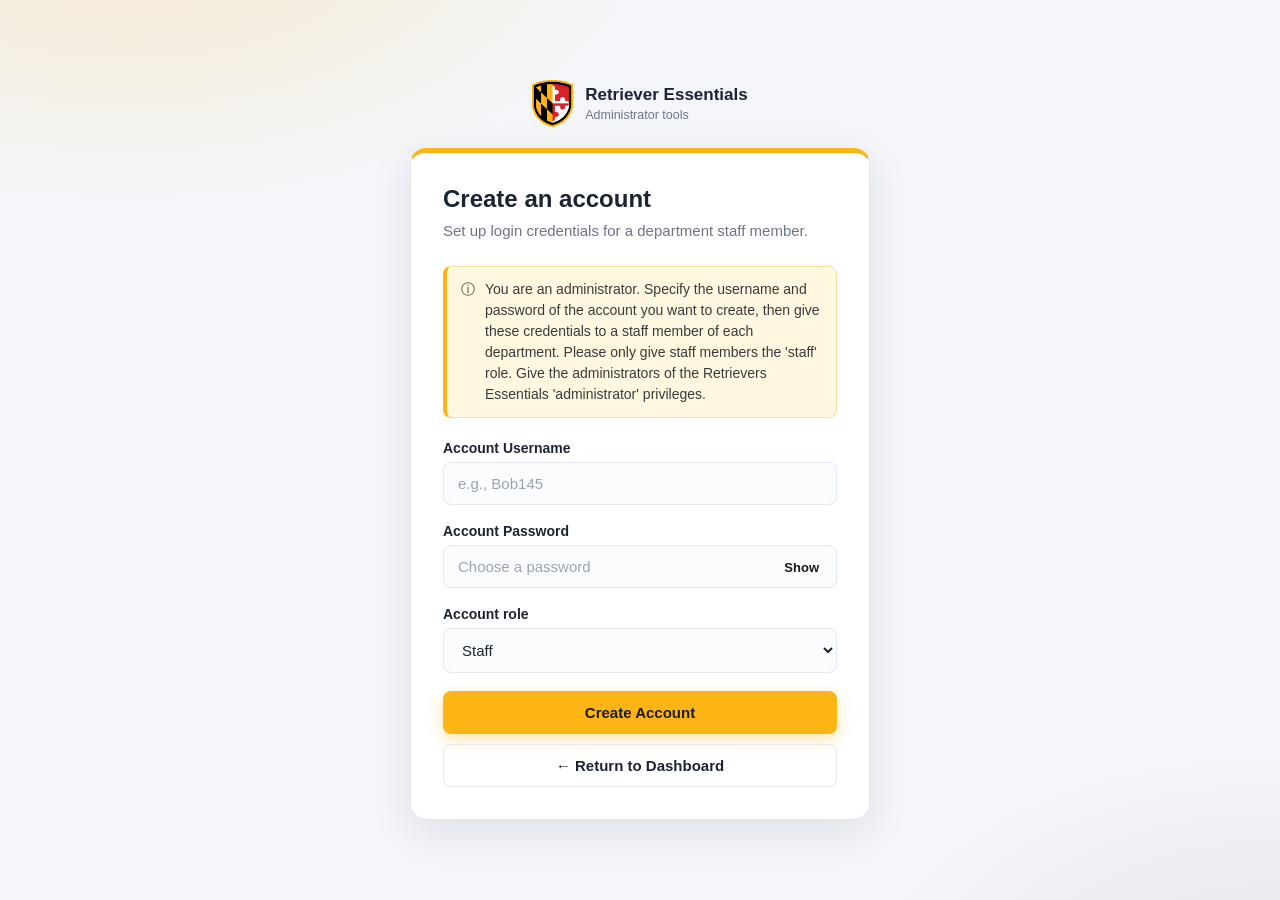
<file: frontend/CreateAccount.html>
<!DOCTYPE html>
<html lang="en">
<head>
<meta charset="utf-8">
<meta name="viewport" content="width=device-width, initial-scale=1, viewport-fit=cover">
<title>Create Account</title>
<link rel="stylesheet" href="/frontend/style.css">
</head>
<body class="form-page">

<div class="form-shell">
    <div class="form-brand">
        <img class="brand-logo" src="/frontend/images/umbc-logo.png" alt="University of Maryland, Baltimore County" onerror="this.hidden=true;this.nextElementSibling.hidden=false">
        <span class="brand-fallback" hidden>UMBC</span>
        <span><strong>Retriever Essentials</strong><small>Administrator tools</small></span>
    </div>

    <div class="form-card">
        <h1>Create an account</h1>
        <p class="form-lead">Set up login credentials for a department staff member.</p>

        <div class="form-note">
            <span aria-hidden="true">ⓘ</span>
            <div>You are an administrator. Specify the username and password of the account you want to create,
            then give these credentials to a staff member of each department. Please only give staff members the 'staff' role.
            Give the administrators of the Retrievers Essentials 'administrator' privileges.
            </div>
        </div>

        <div class="field">
            <label for="username">Account Username</label>
            <input type="text" id="username" placeholder="e.g., Bob145" autocomplete="off" />
        </div>

        <div class="field">
            <label for="password">Account Password</label>
            <div class="password-wrap">
                <input type="password" id="password" placeholder="Choose a password" autocomplete="new-password" />
                <button type="button" class="password-toggle" aria-controls="password" aria-pressed="false">Show</button>
            </div>
        </div>

        <div class="field">
            <label for="role">Account role</label>
            <select id="role" name="role" required>
                <option value="staff" selected>Staff</option>
                <option value="viewer">Viewer</option>
                <option value="admin">Administrator</option>
            </select>
        </div>

        <div class="form-actions">
            <button class="btn btn-primary" onclick="createAccount()">Create Account</button>
            <button class="btn btn-ghost" onClick="returnToDashboard()" type="button" id="returnDashboard">← Return to Dashboard</button>
        </div>
    </div>
</div>

<script src="js/createAccount.js"></script>
<script>
    document.querySelectorAll('.password-toggle').forEach(function (btn) {
        btn.addEventListener('click', function () {
            var input = document.getElementById(btn.getAttribute('aria-controls'));
            var show = input.type === 'password';
            input.type = show ? 'text' : 'password';
            btn.textContent = show ? 'Hide' : 'Show';
            btn.setAttribute('aria-pressed', show);
        });
    });
</script>
</body>
</html>
</file>
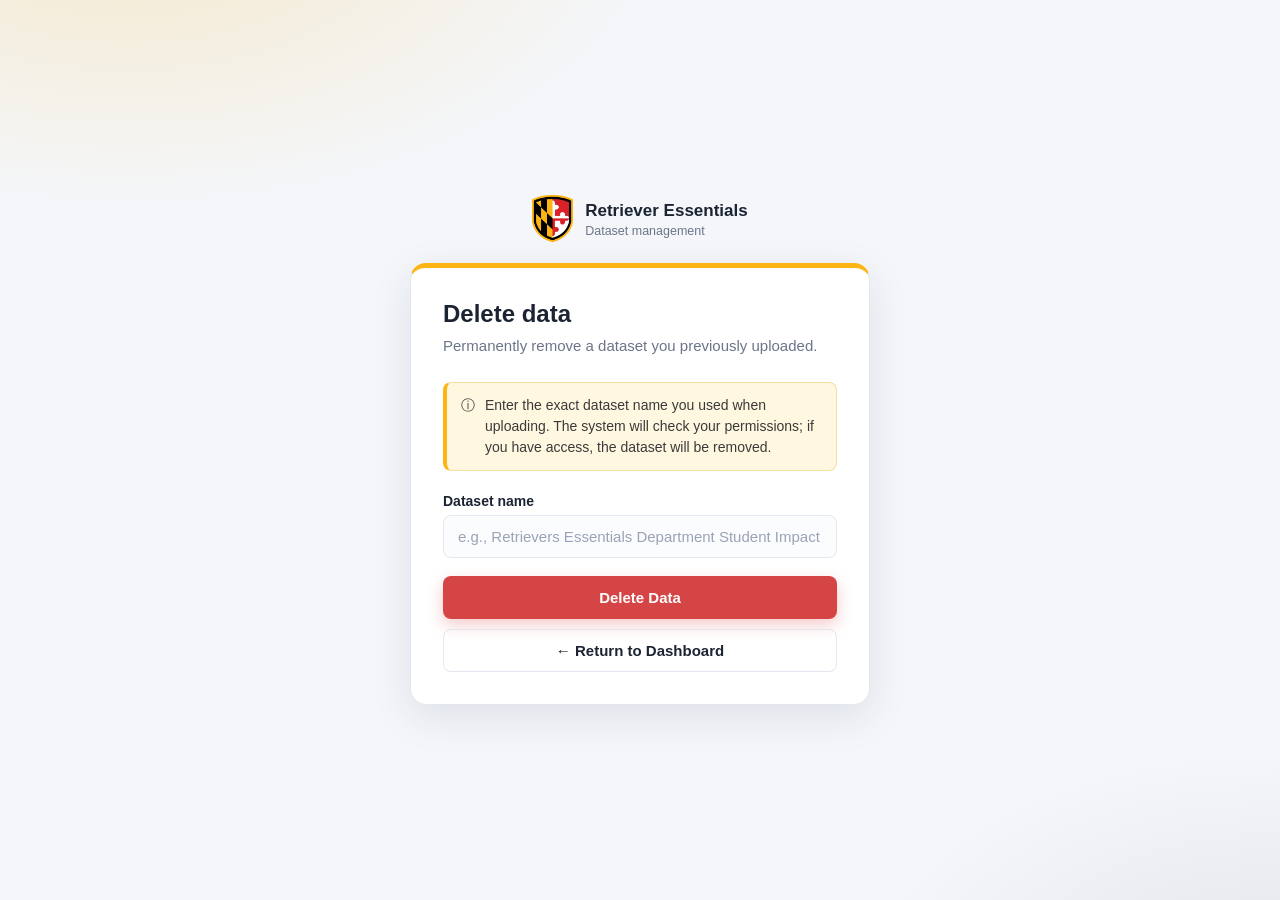
<file: frontend/DeleteData.html>
<!DOCTYPE html>
<html lang="en">
<head>
<meta charset="utf-8">
<meta name="viewport" content="width=device-width, initial-scale=1, viewport-fit=cover">
<title>Delete Data</title>
<link rel="stylesheet" href="/frontend/style.css">
</head>
<body class="form-page">

<div class="form-shell">
    <div class="form-brand">
        <img class="brand-logo" src="/frontend/images/umbc-logo.png" alt="University of Maryland, Baltimore County" onerror="this.hidden=true;this.nextElementSibling.hidden=false">
        <span class="brand-fallback" hidden>UMBC</span>
        <span><strong>Retriever Essentials</strong><small>Dataset management</small></span>
    </div>

    <div class="form-card">
        <h1>Delete data</h1>
        <p class="form-lead">Permanently remove a dataset you previously uploaded.</p>

        <div class="form-note">
            <span aria-hidden="true">ⓘ</span>
            <div>Enter the exact dataset name you used when uploading. The system will check your permissions;
            if you have access, the dataset will be removed.</div>
        </div>

        <div class="dataset">
            <div class="field">
                <label for="datasetName">Dataset name</label>
                <input type="text" id="datasetName" placeholder="e.g., Retrievers Essentials Department Student Impact Data" />
            </div>
        </div>

        <div class="form-actions">
            <button class="btn btn-danger" onclick="deleteData()">Delete Data</button>
            <button class="btn btn-ghost" onClick="returnToDashboard()" type="button" id="returnDashboard">← Return to Dashboard</button>
        </div>
    </div>
</div>

<script src="js/deleteData.js"></script>
</body>
</html>
</file>
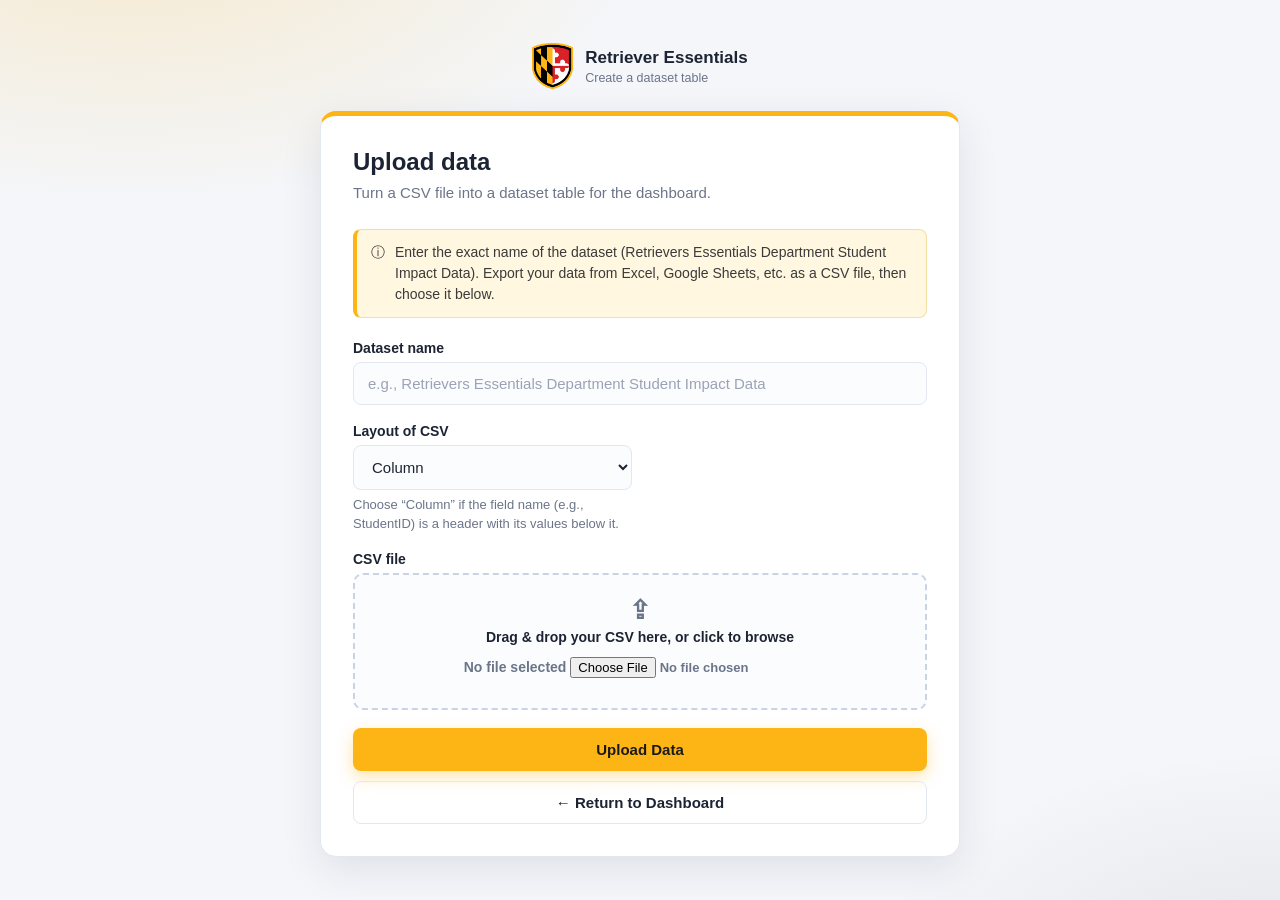
<file: frontend/UploadData.html>
<!DOCTYPE html>
<html lang="en">
<head>
<meta charset="utf-8">
<meta name="viewport" content="width=device-width, initial-scale=1, viewport-fit=cover">
<title>Upload Data</title>
<link rel="stylesheet" href="/frontend/style.css">
</head>
<body class="form-page">

<div class="form-shell wide">
    <div class="form-brand">
        <img class="brand-logo" src="/frontend/images/umbc-logo.png" alt="University of Maryland, Baltimore County" onerror="this.hidden=true;this.nextElementSibling.hidden=false">
        <span class="brand-fallback" hidden>UMBC</span>
        <span><strong>Retriever Essentials</strong><small>Create a dataset table</small></span>
    </div>

    <div class="form-card">
        <h1>Upload data</h1>
        <p class="form-lead">Turn a CSV file into a dataset table for the dashboard.</p>

        <div class="form-note">
            <span aria-hidden="true">ⓘ</span>
            <div>Enter the exact name of the dataset (Retrievers Essentials Department Student Impact Data).
            Export your data from Excel, Google Sheets, etc. as a CSV file, then choose it below.</div>
        </div>

        <div class="field">
            <label for="datasetName">Dataset name</label>
            <input type="text" id="datasetName" placeholder="e.g., Retrievers Essentials Department Student Impact Data" />
        </div>

        <div class="field-row">
            <!-- <div class="field">
                <label for="fieldsToOmit">Fields to omit</label>
                <input type="text" id="fieldsToOmit" placeholder="StudentID,SSN,Password" />
                <p class="hint">Comma-separated, no spaces. These are not stored in the database.</p>
            </div> -->

            <div class="field">
                <label for="columnOrRow">Layout of CSV</label>
                <select id="columnOrRow">
                    <option value="Column" selected>Column</option>
                    <option value="Row">Row</option>
                </select>
                <p class="hint">Choose “Column” if the field name (e.g., StudentID) is a header with its values below it.</p>
            </div>
        </div>

        <div class="field">
            <label for="dataUpload">CSV file</label>
            <label class="file-drop" id="dropZone" for="dataUpload">
                <span class="drop-icon" aria-hidden="true">⇪</span>
                <strong>Drag &amp; drop your CSV here, or click to browse</strong>
                <span id="fileName">No file selected</span>
                <input type="file" id="dataUpload" accept=".csv" />
                <span class="file-error" id="fileError" role="alert" hidden></span>
            </label>
        </div>

        <div class="form-actions">
            <button class="btn btn-primary" onclick="handleUpload()">Upload Data</button>
            <button class="btn btn-ghost" onClick="returnToDashboard()" type="button" id="returnDashboard">← Return to Dashboard</button>
        </div>
    </div>
</div>

<script src="js/uploadData.js"></script>
<script>
    // Drag & drop + click-to-browse for the CSV file
    (function () {
        var zone = document.getElementById('dropZone');
        var input = document.getElementById('dataUpload');
        var nameEl = document.getElementById('fileName');
        var errEl = document.getElementById('fileError');

        function showFile() {
            var f = input.files[0];
            nameEl.textContent = f ? f.name : 'No file selected';
            zone.classList.toggle('has-file', !!f);
        }

        function showError(msg) {
            errEl.textContent = msg;
            errEl.hidden = !msg;
        }

        // Stop the browser from opening a file that is dropped outside the zone
        ['dragover', 'drop'].forEach(function (evt) {
            window.addEventListener(evt, function (e) { e.preventDefault(); });
        });

        ['dragenter', 'dragover'].forEach(function (evt) {
            zone.addEventListener(evt, function (e) {
                e.preventDefault();
                zone.classList.add('is-dragover');
            });
        });

        ['dragleave', 'dragend'].forEach(function (evt) {
            zone.addEventListener(evt, function () {
                zone.classList.remove('is-dragover');
            });
        });

        zone.addEventListener('drop', function (e) {
            e.preventDefault();
            zone.classList.remove('is-dragover');
            showError('');

            var files = e.dataTransfer.files;
            if (!files || !files.length) return;
            if (files.length > 1) { showError('Please drop only one file.'); return; }

            var file = files[0];
            if (!/\.csv$/i.test(file.name)) {
                showError('Only .csv files are supported.');
                return;
            }

            // Put the dropped file into the real input so handleUpload() finds it
            var dt = new DataTransfer();
            dt.items.add(file);
            input.files = dt.files;
            showFile();
        });

        // Normal "click to browse" path
        input.addEventListener('change', function () {
            showError('');
            showFile();
        });
    })();
</script>
</body>
</html>
</file>
<file: frontend/style.css>
﻿/* ===== COLORS: change these and the whole page updates ===== */
:root {
    --bg: #f4f6fa; /* page background */
    --card: #ffffff; /* boxes */
    --text: #1c2433; /* main text */
    --muted: #6b7589; /* gray text */
    --line: #e3e7ef; /* borders */
    --accent: #3b6ff5; /* chart color */
    --good: #1f9d6b; /* green */
    --warn: #e0912b; /* orange */
    --bad: #d64545; /* red */
}

/* ===== PAGE ===== */
* {
    box-sizing: border-box;
}

body {
    margin: 0;
    background: var(--bg);
    color: var(--text);
    font-family: Arial, sans-serif;
    font-size: 15px;
}

header {
    background: var(--card);
    border-bottom: 1px solid var(--line);
    padding: 16px 24px;
    display: flex;
    align-items: center;
    justify-content: space-between;
    gap: 16px;
}

main {
    max-width: 1200px;
    margin: 0 auto;
    padding: 24px;
}

footer {
    text-align: center;
    color: var(--muted);
    padding: 16px;
}

/* ===== CARDS (the white boxes) ===== */
.card {
    background: var(--card);
    border: 1px solid var(--line);
    border-radius: 10px;
    padding: 16px;
    margin-bottom: 16px;
    box-shadow: 0 2px 8px rgb(28 36 51 / 5%);
}

/* ===== ROWS OF CARDS ===== */
.kpis,
.charts {
    display: grid;
    gap: 16px;
    grid-template-columns: repeat(auto-fit, minmax(240px, 1fr));
}

    .kpis .card,
    .charts .card {
        flex: 1;
    }

.chart-box {
    height: 240px;
}

/* ===== TABLE ===== */
table {
    width: 100%;
    border-collapse: collapse;
}

th, td {
    text-align: left;
    padding: 10px 12px;
    border-bottom: 1px solid var(--line);
}

/* ===== STATUS LABELS ===== */
.pill {
    padding: 2px 8px;
    border-radius: 4px;
    color: white;
}

.On\ track {
    background: var(--good);
}

.Watch {
    background: var(--warn);
}

.At\ risk {
    background: var(--bad);
}

.dashboard-actions {
    max-width: 1200px;
    margin: 0 auto 24px;
    padding: 0 24px;
    display: flex;
    justify-content: flex-start;
    flex-wrap: wrap;
    gap: 10px;
}

.dashboard-actions button {
    padding: 9px 14px;
    border: 1px solid var(--line);
    border-radius: 6px;
    background: var(--card);
    color: var(--text);
    font: inherit;
    font-weight: 600;
    cursor: pointer;
}

.dashboard-actions #uploadCSV {
    background: var(--accent);
    border-color: var(--accent);
    color: white;
}

.dashboard-actions #DeleteData {
    color: var(--bad);
    border-color: var(--bad);
}

.dashboard-actions button:hover {
    filter: brightness(0.96);
}

/* =====================================================================
   FORM PAGES (Login, Create Account, Upload/Create Table, Delete, Chart)
   Scoped under body.form-page so the dashboard is not affected.
   ===================================================================== */
body.form-page {
    /* UMBC palette (form pages only; dashboard colors are untouched) */
    --umbc-gold: #fdb515;
    --umbc-gold-dark: #e09f00;
    --umbc-gold-pale: #fff7e0;
    --umbc-gold-line: #f3dfa2;
    --umbc-black: #1a1a1a;
    --umbc-gray: #5f6368;
    --umbc-gray-pale: #f3f3f3;

    min-height: 100vh;
    display: flex;
    align-items: center;
    justify-content: center;
    padding: 32px 16px;
    background:
        radial-gradient(900px 500px at 10% -10%, rgb(253 181 21 / 20%), transparent 60%),
        radial-gradient(700px 400px at 100% 110%, rgb(26 26 26 / 8%), transparent 60%),
        var(--bg);
}

.form-shell {
    width: 100%;
    max-width: 460px;
}

.form-shell.wide {
    max-width: 640px;
}

/* Brand lockup above the card */
.form-brand {
    display: flex;
    align-items: center;
    justify-content: center;
    gap: 12px;
    margin-bottom: 20px;
}

.form-brand .brand-logo {
    height: 48px;
    width: auto;
    max-width: 180px;
    object-fit: contain;
    display: block;
}

/* Shown only if /frontend/images/umbc-logo.png is missing */
.form-brand .brand-fallback {
    padding: 10px 12px;
    border-radius: 8px;
    background: var(--umbc-black);
    color: var(--umbc-gold);
    font-weight: 800;
    letter-spacing: 1px;
    line-height: 1;
}

.form-brand strong {
    display: block;
    font-size: 17px;
}

.form-brand small {
    color: var(--muted);
}

/* The card itself */
.form-card {
    background: var(--card);
    border: 1px solid var(--line);
    border-radius: 16px;
    border-top: 5px solid var(--umbc-gold);
    padding: 32px;
    box-shadow: 0 12px 40px rgb(28 36 51 / 10%);
    animation: form-rise 0.35s ease-out;
}

@keyframes form-rise {
    from { opacity: 0; transform: translateY(10px); }
    to   { opacity: 1; transform: translateY(0); }
}

.form-card h1 {
    margin: 0 0 6px;
    font-size: 24px;
    line-height: 1.2;
}

.form-card .form-lead {
    margin: 0 0 24px;
    color: var(--muted);
    line-height: 1.5;
}

/* Instruction callout (replaces the bare <p> instructions) */
.form-note {
    display: flex;
    gap: 10px;
    padding: 12px 14px;
    margin: 0 0 22px;
    background: var(--umbc-gold-pale);
    border: 1px solid var(--umbc-gold-line);
    border-left: 4px solid var(--umbc-gold);
    border-radius: 8px;
    color: #3a3a3a;
    font-size: 14px;
    line-height: 1.5;
}

/* Fields */
.field {
    margin-bottom: 18px;
}

.field label {
    display: block;
    margin-bottom: 6px;
    font-weight: 600;
    font-size: 14px;
}

.field .hint {
    margin: 6px 0 0;
    color: var(--muted);
    font-size: 13px;
    line-height: 1.45;
}

.form-card input[type="text"],
.form-card input[type="password"],
.form-card select {
    width: 100%;
    padding: 12px 14px;
    border: 1px solid var(--line);
    border-radius: 8px;
    background: #fbfcfe;
    color: var(--text);
    font: inherit;
    transition: border-color 0.15s, box-shadow 0.15s, background 0.15s;
}

.form-card input::placeholder {
    color: #9aa3b5;
}

.form-card input:focus,
.form-card select:focus {
    outline: none;
    background: #fff;
    border-color: var(--umbc-black);
    box-shadow: 0 0 0 4px rgb(253 181 21 / 40%);
}

/* Password show/hide wrapper */
.password-wrap {
    position: relative;
}

.password-wrap input {
    padding-right: 64px;
}

.password-toggle {
    position: absolute;
    right: 8px;
    top: 50%;
    transform: translateY(-50%);
    padding: 6px 10px;
    border: none;
    border-radius: 6px;
    background: transparent;
    color: var(--umbc-black);
    font: inherit;
    font-size: 13px;
    font-weight: 600;
    cursor: pointer;
}

.password-toggle:hover {
    background: var(--umbc-gold-pale);
}

/* File picker */
.file-drop {
    display: block;
    padding: 22px 16px;
    border: 2px dashed #c9d3e6;
    border-radius: 10px;
    background: #fbfcfe;
    text-align: center;
    color: var(--muted);
    cursor: pointer;
    transition: border-color 0.15s, background 0.15s;
}

.file-drop:hover,
.file-drop:focus-within {
    border-color: var(--umbc-gold);
    background: var(--umbc-gold-pale);
}

.file-drop strong {
    display: block;
    color: var(--text);
    margin-bottom: 2px;
}

.file-drop input[type="file"] {
    margin-top: 10px;
    max-width: 100%;
    font: inherit;
    font-size: 13px;
}

/* Drag & drop states */
.file-drop.is-dragover {
    border-color: var(--umbc-gold);
    border-style: solid;
    background: var(--umbc-gold-pale);
    box-shadow: 0 0 0 4px rgb(253 181 21 / 35%);
}

.file-drop.has-file {
    border-color: var(--umbc-black);
    border-style: solid;
    background: var(--umbc-gray-pale);
}

.file-drop .file-error {
    display: block;
    margin-top: 8px;
    color: var(--bad);
    font-size: 13px;
    font-weight: 600;
}

.file-drop .drop-icon {
    display: block;
    margin: 0 auto 6px;
    font-size: 26px;
    line-height: 1;
}

/* Buttons */
.btn {
    display: inline-flex;
    align-items: center;
    justify-content: center;
    gap: 8px;
    width: 100%;
    padding: 12px 18px;
    border: 1px solid transparent;
    border-radius: 8px;
    font: inherit;
    font-weight: 700;
    cursor: pointer;
    transition: transform 0.1s, box-shadow 0.15s, filter 0.15s;
}

.btn:active {
    transform: translateY(1px);
}

.btn-primary {
    background: var(--umbc-gold);
    color: var(--umbc-black);
    box-shadow: 0 6px 16px rgb(253 181 21 / 35%);
}

.btn-primary:hover {
    background: var(--umbc-gold-dark);
}

.btn-danger {
    background: var(--bad);
    color: #fff;
    box-shadow: 0 6px 16px rgb(214 69 69 / 28%);
}

.btn-danger:hover {
    filter: brightness(1.06);
}

.btn-ghost {
    background: transparent;
    border-color: var(--line);
    color: var(--text);
}

.btn-ghost:hover {
    background: var(--umbc-gray-pale);
    border-color: var(--umbc-gray);
}

.btn:focus-visible,
.password-toggle:focus-visible {
    outline: 3px solid rgb(253 181 21 / 70%);
    outline-offset: 2px;
}

.form-actions {
    display: grid;
    gap: 10px;
    margin-top: 6px;
}

/* Inline error (login) */
.form-error {
    margin: 16px 0 0;
    padding: 10px 14px;
    border: 1px solid #f3c2c2;
    border-left: 4px solid var(--bad);
    border-radius: 8px;
    background: #fdf1f1;
    color: #8f2b2b;
    font-size: 14px;
}

.form-footer {
    margin-top: 18px;
    text-align: center;
    color: var(--muted);
    font-size: 13px;
}

/* Two columns on wider screens (upload page) */
.field-row {
    display: grid;
    gap: 16px;
    grid-template-columns: 1fr 1fr;
}

@media (max-width: 560px) {
    .form-card { padding: 22px 18px; }
    .field-row { grid-template-columns: 1fr; }
}

@media (prefers-reduced-motion: reduce) {
    .form-card { animation: none; }
    .btn, .form-card input { transition: none; }
}


/* =====================================================================
   DASHBOARD (body.dashboard-page): UMBC palette, carousel, stat cards
   ===================================================================== */
body.dashboard-page {
    --gold: #fdb515;
    --gold-dark: #e09f00;
    --gold-pale: #fff7e0;
    --gold-line: #f3dfa2;
    --black: #1a1a1a;
    --gray: #5f6368;
    --gray-pale: #f3f3f3;
    --bg: #f6f6f4;
    --muted: #666b73;
}

/* ---- Header ---- */
.dash-header {
    position: sticky;
    top: 0;
    z-index: 20;
    background: var(--card);
    border-bottom: 3px solid var(--gold);
    padding: 12px 24px;
    display: flex;
    align-items: center;
    justify-content: space-between;
    gap: 16px;
}

.dash-brand { display: flex; align-items: center; gap: 14px; min-width: 0; }

.dash-brand .brand-logo { height: 46px; width: auto; max-width: 170px; object-fit: contain; display: block; }

.dash-brand .brand-fallback {
    padding: 10px 12px;
    border-radius: 8px;
    background: var(--black);
    color: var(--gold);
    font-weight: 800;
    letter-spacing: 1px;
    line-height: 1;
}

.dash-titles { min-width: 0; padding-left: 14px; border-left: 1px solid var(--line); }
.dash-titles small { display: block; color: var(--muted); font-size: 12px; text-transform: uppercase; letter-spacing: 0.6px; }
.dash-titles h1 { margin: 2px 0 0; font-size: 22px; line-height: 1.2; animation: title-in 0.25s ease-out; }

@keyframes title-in {
    from { opacity: 0; transform: translateX(8px); }
    to   { opacity: 1; transform: translateX(0); }
}

.dash-nav { display: flex; align-items: center; gap: 10px; flex-shrink: 0; }

.section-count { min-width: 44px; text-align: center; color: var(--muted); font-weight: 700; font-size: 14px; }

.arrow {
    width: 38px;
    height: 38px;
    border: 1px solid var(--line);
    border-radius: 50%;
    background: var(--card);
    color: var(--black);
    font-size: 24px;
    line-height: 1;
    cursor: pointer;
    transition: background 0.15s, border-color 0.15s;
}

.arrow:hover:not(:disabled) { background: var(--gold); border-color: var(--gold); }
.arrow:disabled { opacity: 0.35; cursor: default; }
.arrow:focus-visible, .tab:focus-visible, .linklike:focus-visible, .carousel:focus-visible {
    outline: 3px solid rgb(253 181 21 / 70%);
    outline-offset: 2px;
}

.sample-pill {
    padding: 3px 10px;
    border-radius: 999px;
    background: var(--gray-pale);
    border: 1px solid var(--line);
    color: var(--gray);
    font-size: 12px;
    font-weight: 700;
}

/* ---- Tabs ---- */
.dash-tabs {
    max-width: 1200px;
    margin: 0 auto;
    padding: 14px 24px 0;
    display: flex;
    gap: 8px;
    overflow-x: auto;
    scrollbar-width: none;
}

.tab {
    flex-shrink: 0;
    padding: 8px 14px;
    border: 1px solid var(--line);
    border-radius: 999px;
    background: var(--card);
    color: var(--text);
    font: inherit;
    font-weight: 600;
    cursor: pointer;
    transition: background 0.15s, border-color 0.15s;
}

.tab:hover { border-color: var(--gold); }
.tab[aria-current="true"] { background: var(--black); border-color: var(--black); color: var(--gold); }

/* ---- Carousel ---- */
.carousel {
    display: flex;
    overflow-x: auto;
    scroll-snap-type: x mandatory;
    scrollbar-width: none;
    overscroll-behavior-x: contain;
    outline-offset: 4px;
}

.carousel::-webkit-scrollbar, .dash-tabs::-webkit-scrollbar { display: none; }

.slide {
    flex: 0 0 100%;
    min-width: 0;
    padding: 4px;
    scroll-snap-align: start;
    scroll-snap-stop: always;
}

.slide-lead { margin: 0 0 16px; color: var(--muted); line-height: 1.5; max-width: 780px; }

/* ---- Cards, KPIs, charts ---- */
.dashboard-page .card h2 { margin: 0 0 12px; font-size: 16px; }

.kpi { border-top: 3px solid var(--gold); }
.kpi .label { color: var(--muted); font-size: 13px; }
.kpi .value { margin-top: 4px; font-size: 30px; font-weight: 700; }
.kpi .sub { margin-top: 2px; color: var(--muted); font-size: 12px; }

.dashboard-page .kpis { margin-bottom: 0; }
.dashboard-page .charts { margin-top: 16px; grid-template-columns: repeat(auto-fit, minmax(320px, 1fr)); }

.caption {
    margin: 12px 0 0;
    padding-top: 10px;
    border-top: 1px dashed var(--line);
    color: var(--muted);
    font-size: 13px;
    line-height: 1.45;
}

.split { display: grid; gap: 16px; grid-template-columns: repeat(auto-fit, minmax(320px, 1fr)); }

/* ---- Comments ---- */
.quote { margin: 0 0 12px; padding: 10px 14px; border-left: 4px solid var(--gold); background: var(--gray-pale); border-radius: 0 8px 8px 0; }
.quote:last-of-type { margin-bottom: 0; }
.quote p { margin: 0 0 4px; line-height: 1.5; }
.quote cite { color: var(--muted); font-size: 12px; font-style: normal; }
.fineprint { margin: 12px 0 0; color: var(--muted); font-size: 12px; }

/* ---- Tables ---- */
.dashboard-page th { color: var(--muted); font-size: 12px; text-transform: uppercase; letter-spacing: 0.4px; }
.dashboard-page .table-wrap { overflow-x: auto; }
.num { text-align: right; font-variant-numeric: tabular-nums; }

.visit-bar { display: inline-block; height: 8px; margin-right: 8px; border-radius: 4px; background: var(--gold); vertical-align: middle; }

.linklike { padding: 0; border: none; background: none; color: var(--black); font: inherit; font-weight: 700; text-decoration: underline; text-decoration-color: var(--gold); text-underline-offset: 3px; cursor: pointer; }
.linklike:hover { background: var(--gold-pale); }

/* ---- Gentle "could improve" note ---- */
.notes { background: var(--gray-pale); border-style: dashed; box-shadow: none; }
.notes h2 { color: var(--gray); font-size: 14px; }
.notes ul { margin: 0; padding-left: 18px; color: var(--text); font-size: 14px; line-height: 1.6; }

/* ---- Dashboard buttons in the UMBC palette ---- */
.dashboard-page .dashboard-actions #uploadCSV { background: var(--gold); border-color: var(--gold); color: var(--black); }
.dashboard-page .dashboard-actions button:hover { filter: none; background: var(--gray-pale); }
.dashboard-page .dashboard-actions #uploadCSV:hover { background: var(--gold-dark); }

@media (max-width: 640px) {
    .dash-header { padding: 10px 14px; flex-wrap: wrap; }
    .dash-titles h1 { font-size: 18px; }
    .dash-brand .brand-logo { height: 36px; }
    .sample-pill { display: none; }
    .dash-tabs, main { padding-left: 14px; padding-right: 14px; }
    .dashboard-page .charts { grid-template-columns: 1fr; }
}

@media (prefers-reduced-motion: reduce) { .dash-titles h1 { animation: none; } }


/* Make sure a logo that fails to load stays hidden (display rules above would otherwise override [hidden]) */
.brand-logo[hidden], .brand-fallback[hidden] { display: none !important; }

/* Dashboard tweaks: five KPI cards fit on one row, left-aligned office links */
.dashboard-page .kpis { grid-template-columns: repeat(auto-fit, minmax(170px, 1fr)); }
.linklike { text-align: left; }

/* Department slides have four charts: show them as a 2 x 2 grid */
.dashboard-page .charts.two { grid-template-columns: repeat(2, minmax(0, 1fr)); }
@media (max-width: 800px) { .dashboard-page .charts.two { grid-template-columns: 1fr; } }
</file>
